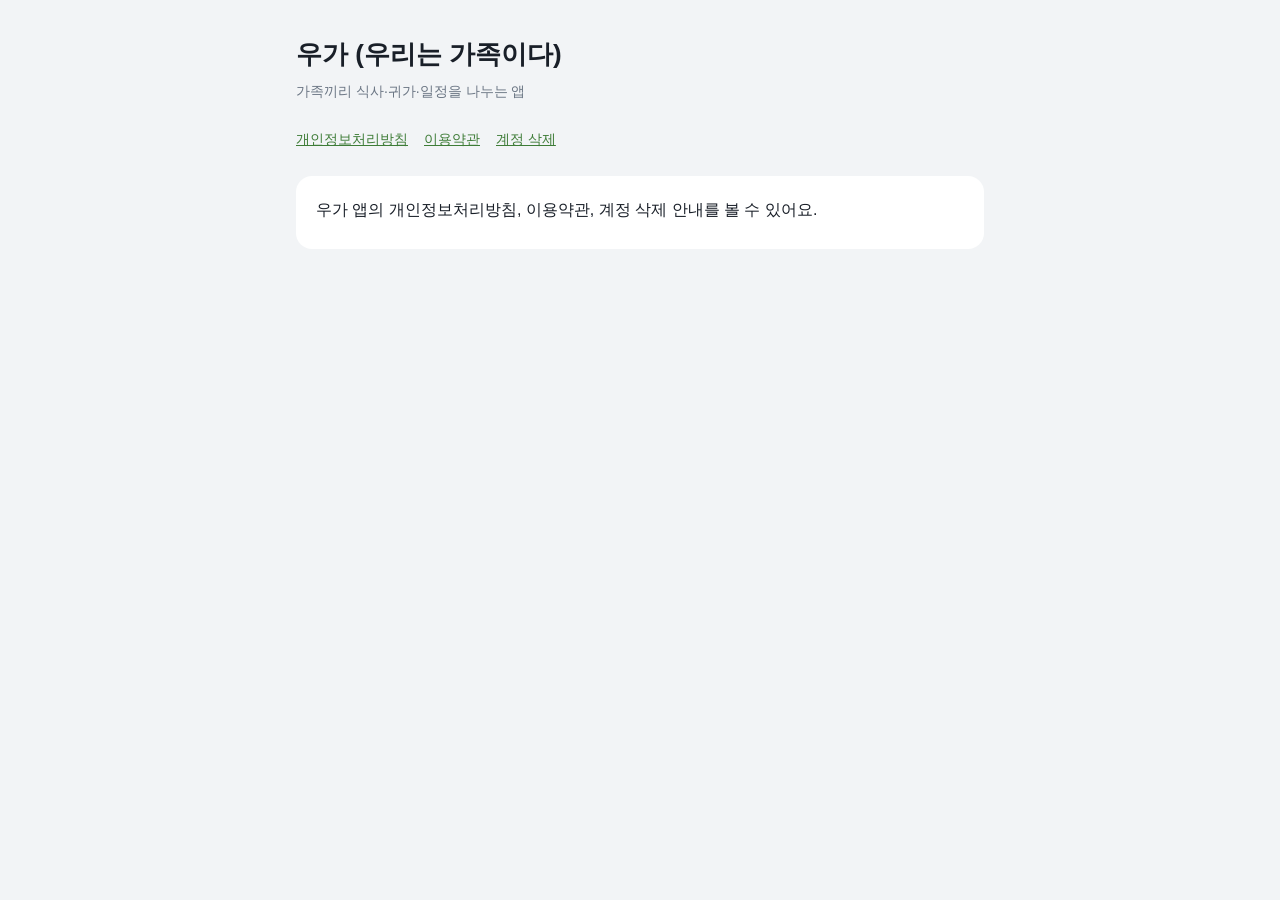
<file: index.html>
<!doctype html>
<html lang="ko">
<head><meta charset="utf-8"><meta name="viewport" content="width=device-width, initial-scale=1"><title>우가 (우리는 가족이다)</title><link rel="stylesheet" href="style.css"></head>
<body><main>
<h1>우가 (우리는 가족이다)</h1>
<p class="date">가족끼리 식사·귀가·일정을 나누는 앱</p>
<nav><a href="privacy.html">개인정보처리방침</a><a href="terms.html">이용약관</a><a href="delete-account.html">계정 삭제</a></nav>
<section><p>우가 앱의 개인정보처리방침, 이용약관, 계정 삭제 안내를 볼 수 있어요.</p></section>
</main></body></html>
</file>
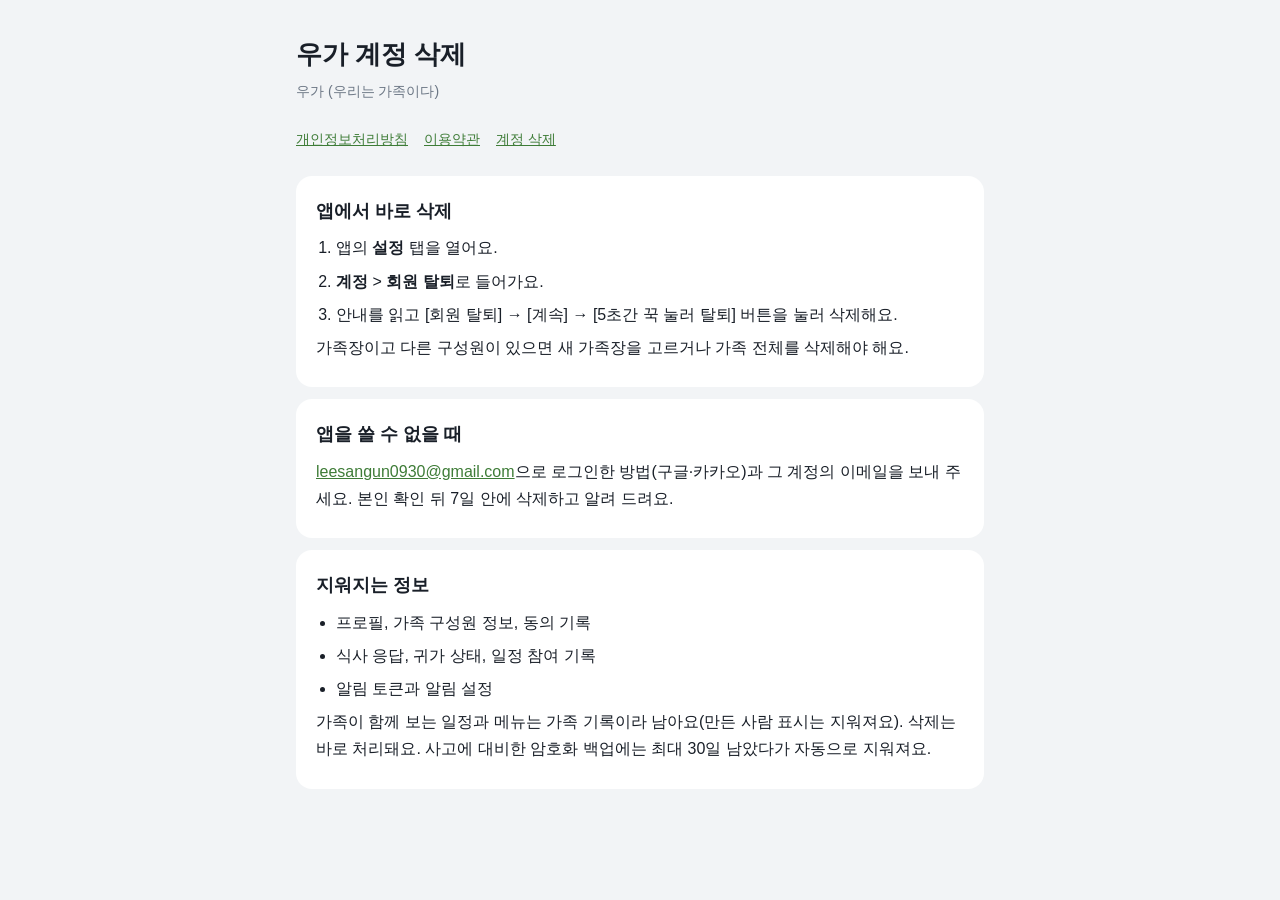
<file: delete-account.html>
<!doctype html>
<html lang="ko">
<head><meta charset="utf-8"><meta name="viewport" content="width=device-width, initial-scale=1"><title>계정 삭제 · 우가</title><link rel="stylesheet" href="style.css"></head>
<body><main>
<!-- Google Play 요건: 웹에서 계정 삭제를 요청할 수 있는 주소 (SPEC 15.1). 문의 메일은 자리표시 -->
<h1>우가 계정 삭제</h1>
<p class="date">우가 (우리는 가족이다)</p>
<nav><a href="privacy.html">개인정보처리방침</a><a href="terms.html">이용약관</a><a href="delete-account.html">계정 삭제</a></nav>
<section><h2>앱에서 바로 삭제</h2>
<ol style="padding-left:20px;margin:0"><li>앱의 <b>설정</b> 탭을 열어요.</li><li><b>계정</b> &gt; <b>회원 탈퇴</b>로 들어가요.</li><li>안내를 읽고 [회원 탈퇴] → [계속] → [5초간 꾹 눌러 탈퇴] 버튼을 눌러 삭제해요.</li></ol>
<p>가족장이고 다른 구성원이 있으면 새 가족장을 고르거나 가족 전체를 삭제해야 해요.</p></section>
<section><h2>앱을 쓸 수 없을 때</h2><p><a href="mailto:leesangun0930@gmail.com?subject=%EC%9A%B0%EA%B0%80%20%EA%B3%84%EC%A0%95%20%EC%82%AD%EC%A0%9C%20%EC%9A%94%EC%B2%AD">leesangun0930@gmail.com</a>으로 로그인한 방법(구글·카카오)과 그 계정의 이메일을 보내 주세요. 본인 확인 뒤 7일 안에 삭제하고 알려 드려요.</p></section>
<section><h2>지워지는 정보</h2><ul><li>프로필, 가족 구성원 정보, 동의 기록</li><li>식사 응답, 귀가 상태, 일정 참여 기록</li><li>알림 토큰과 알림 설정</li></ul>
<p>가족이 함께 보는 일정과 메뉴는 가족 기록이라 남아요(만든 사람 표시는 지워져요). 삭제는 바로 처리돼요. 사고에 대비한 암호화 백업에는 최대 30일 남았다가 자동으로 지워져요.</p></section>
</main></body></html>
</file>
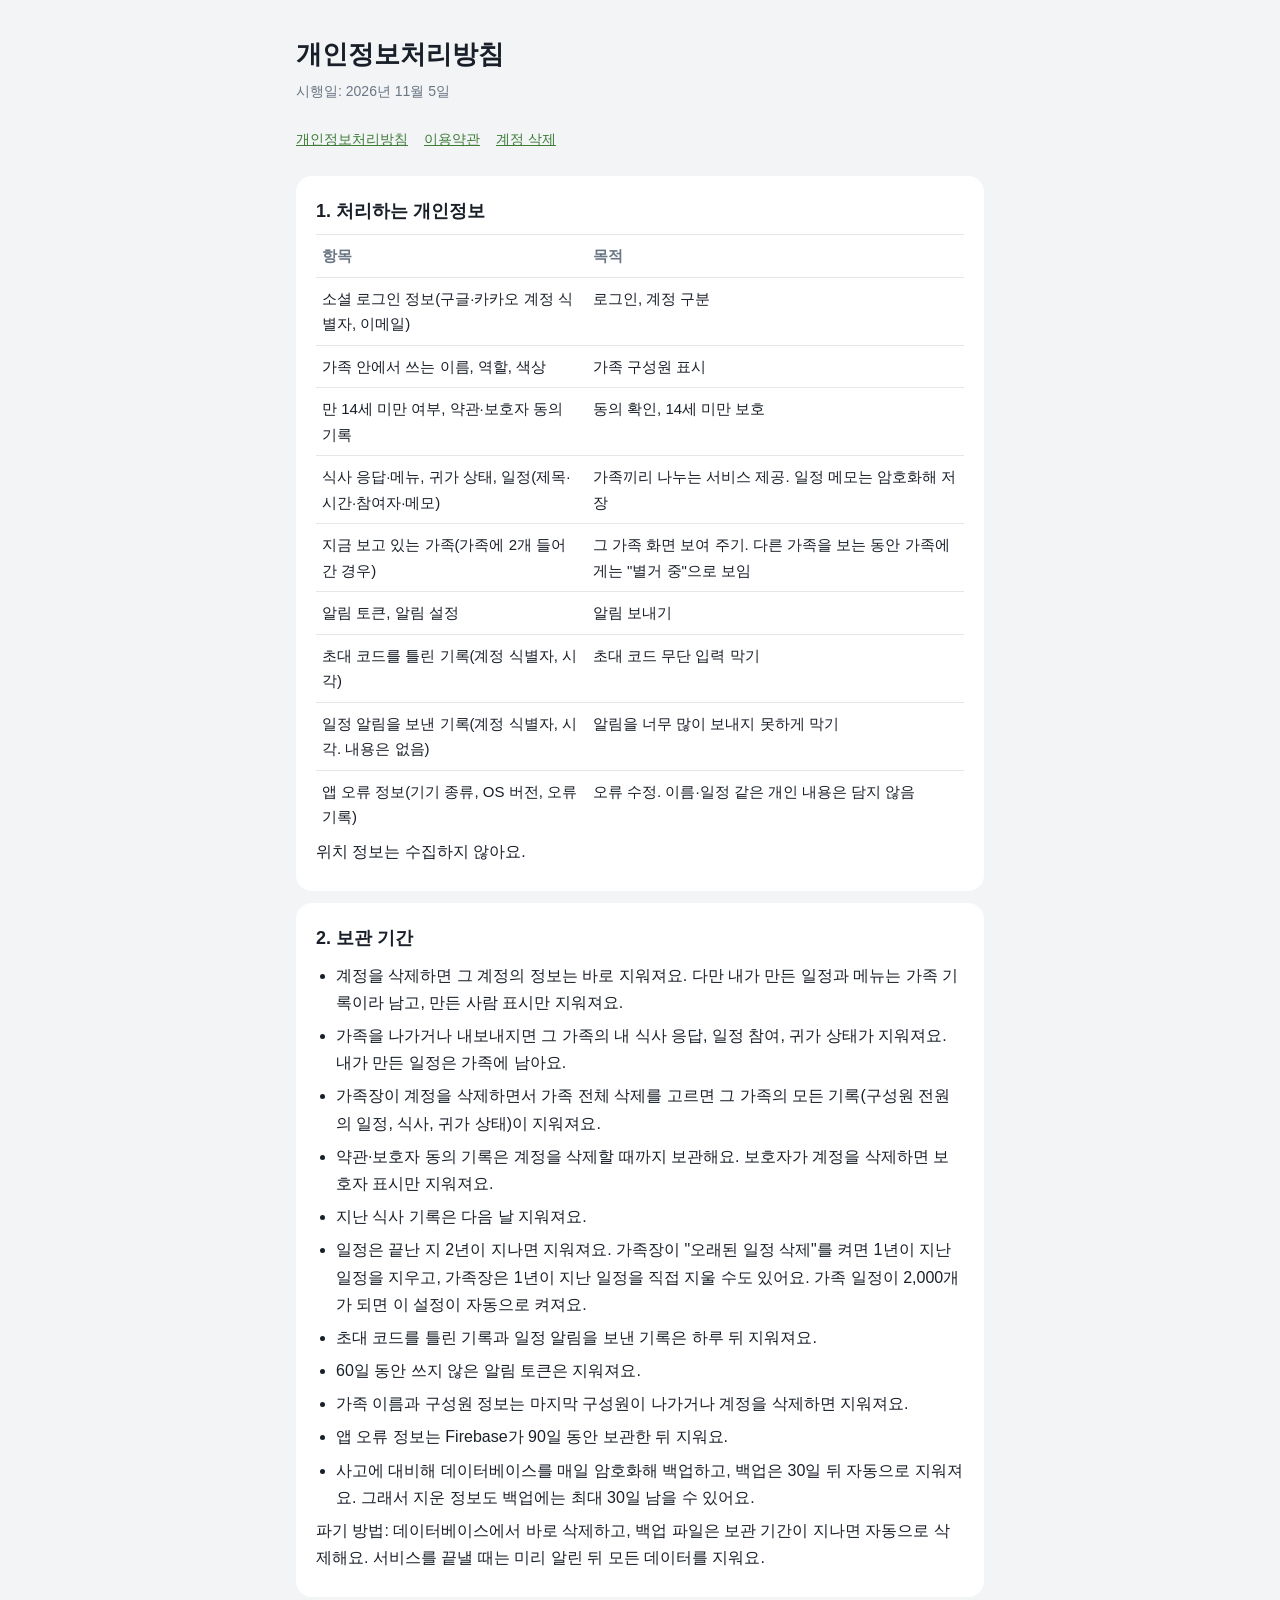
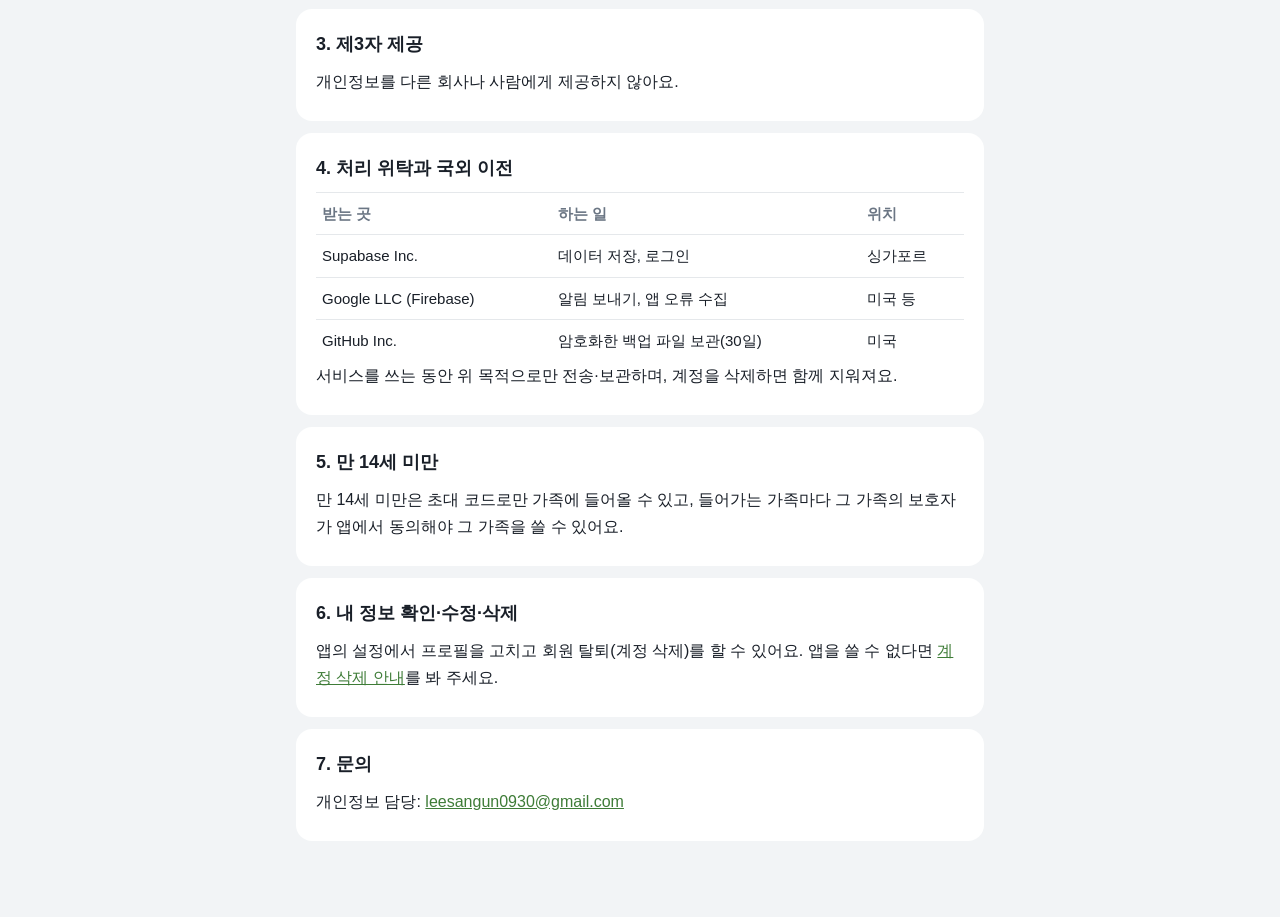
<file: privacy.html>
<!doctype html>
<html lang="ko">
<head><meta charset="utf-8"><meta name="viewport" content="width=device-width, initial-scale=1"><title>개인정보처리방침 · 우가</title><link rel="stylesheet" href="style.css"></head>
<body><main>
<!-- 초안: 출시 전 전문가 검토 필요 (SPEC 15.3). 문의 메일은 자리표시 -->
<h1>개인정보처리방침</h1>
<p class="date">시행일: 2026년 11월 5일</p>
<nav><a href="privacy.html">개인정보처리방침</a><a href="terms.html">이용약관</a><a href="delete-account.html">계정 삭제</a></nav>
<section><h2>1. 처리하는 개인정보</h2>
<table>
<tr><th>항목</th><th>목적</th></tr>
<tr><td>소셜 로그인 정보(구글·카카오 계정 식별자, 이메일)</td><td>로그인, 계정 구분</td></tr>
<tr><td>가족 안에서 쓰는 이름, 역할, 색상</td><td>가족 구성원 표시</td></tr>
<tr><td>만 14세 미만 여부, 약관·보호자 동의 기록</td><td>동의 확인, 14세 미만 보호</td></tr>
<tr><td>식사 응답·메뉴, 귀가 상태, 일정(제목·시간·참여자·메모)</td><td>가족끼리 나누는 서비스 제공. 일정 메모는 암호화해 저장</td></tr>
<tr><td>지금 보고 있는 가족(가족에 2개 들어간 경우)</td><td>그 가족 화면 보여 주기. 다른 가족을 보는 동안 가족에게는 "별거 중"으로 보임</td></tr>
<tr><td>알림 토큰, 알림 설정</td><td>알림 보내기</td></tr>
<tr><td>초대 코드를 틀린 기록(계정 식별자, 시각)</td><td>초대 코드 무단 입력 막기</td></tr>
<tr><td>일정 알림을 보낸 기록(계정 식별자, 시각. 내용은 없음)</td><td>알림을 너무 많이 보내지 못하게 막기</td></tr>
<tr><td>앱 오류 정보(기기 종류, OS 버전, 오류 기록)</td><td>오류 수정. 이름·일정 같은 개인 내용은 담지 않음</td></tr>
</table>
<p>위치 정보는 수집하지 않아요.</p>
</section>
<section><h2>2. 보관 기간</h2>
<ul>
<li>계정을 삭제하면 그 계정의 정보는 바로 지워져요. 다만 내가 만든 일정과 메뉴는 가족 기록이라 남고, 만든 사람 표시만 지워져요.</li>
<li>가족을 나가거나 내보내지면 그 가족의 내 식사 응답, 일정 참여, 귀가 상태가 지워져요. 내가 만든 일정은 가족에 남아요.</li>
<li>가족장이 계정을 삭제하면서 가족 전체 삭제를 고르면 그 가족의 모든 기록(구성원 전원의 일정, 식사, 귀가 상태)이 지워져요.</li>
<li>약관·보호자 동의 기록은 계정을 삭제할 때까지 보관해요. 보호자가 계정을 삭제하면 보호자 표시만 지워져요.</li>
<li>지난 식사 기록은 다음 날 지워져요.</li>
<li>일정은 끝난 지 2년이 지나면 지워져요. 가족장이 "오래된 일정 삭제"를 켜면 1년이 지난 일정을 지우고, 가족장은 1년이 지난 일정을 직접 지울 수도 있어요. 가족 일정이 2,000개가 되면 이 설정이 자동으로 켜져요.</li>
<li>초대 코드를 틀린 기록과 일정 알림을 보낸 기록은 하루 뒤 지워져요.</li>
<li>60일 동안 쓰지 않은 알림 토큰은 지워져요.</li>
<li>가족 이름과 구성원 정보는 마지막 구성원이 나가거나 계정을 삭제하면 지워져요.</li>
<li>앱 오류 정보는 Firebase가 90일 동안 보관한 뒤 지워요.</li>
<li>사고에 대비해 데이터베이스를 매일 암호화해 백업하고, 백업은 30일 뒤 자동으로 지워져요. 그래서 지운 정보도 백업에는 최대 30일 남을 수 있어요.</li>
</ul>
<p>파기 방법: 데이터베이스에서 바로 삭제하고, 백업 파일은 보관 기간이 지나면 자동으로 삭제해요. 서비스를 끝낼 때는 미리 알린 뒤 모든 데이터를 지워요.</p></section>
<section><h2>3. 제3자 제공</h2><p>개인정보를 다른 회사나 사람에게 제공하지 않아요.</p></section>
<section><h2>4. 처리 위탁과 국외 이전</h2>
<table>
<tr><th>받는 곳</th><th>하는 일</th><th>위치</th></tr>
<tr><td>Supabase Inc.</td><td>데이터 저장, 로그인</td><td>싱가포르</td></tr>
<tr><td>Google LLC (Firebase)</td><td>알림 보내기, 앱 오류 수집</td><td>미국 등</td></tr>
<tr><td>GitHub Inc.</td><td>암호화한 백업 파일 보관(30일)</td><td>미국</td></tr>
</table>
<p>서비스를 쓰는 동안 위 목적으로만 전송·보관하며, 계정을 삭제하면 함께 지워져요.</p></section>
<section><h2>5. 만 14세 미만</h2><p>만 14세 미만은 초대 코드로만 가족에 들어올 수 있고, 들어가는 가족마다 그 가족의 보호자가 앱에서 동의해야 그 가족을 쓸 수 있어요.</p></section>
<section><h2>6. 내 정보 확인·수정·삭제</h2><p>앱의 설정에서 프로필을 고치고 회원 탈퇴(계정 삭제)를 할 수 있어요. 앱을 쓸 수 없다면 <a href="delete-account.html">계정 삭제 안내</a>를 봐 주세요.</p></section>
<section><h2>7. 문의</h2><p>개인정보 담당: <a href="mailto:leesangun0930@gmail.com">leesangun0930@gmail.com</a></p></section>
</main></body></html>
</file>
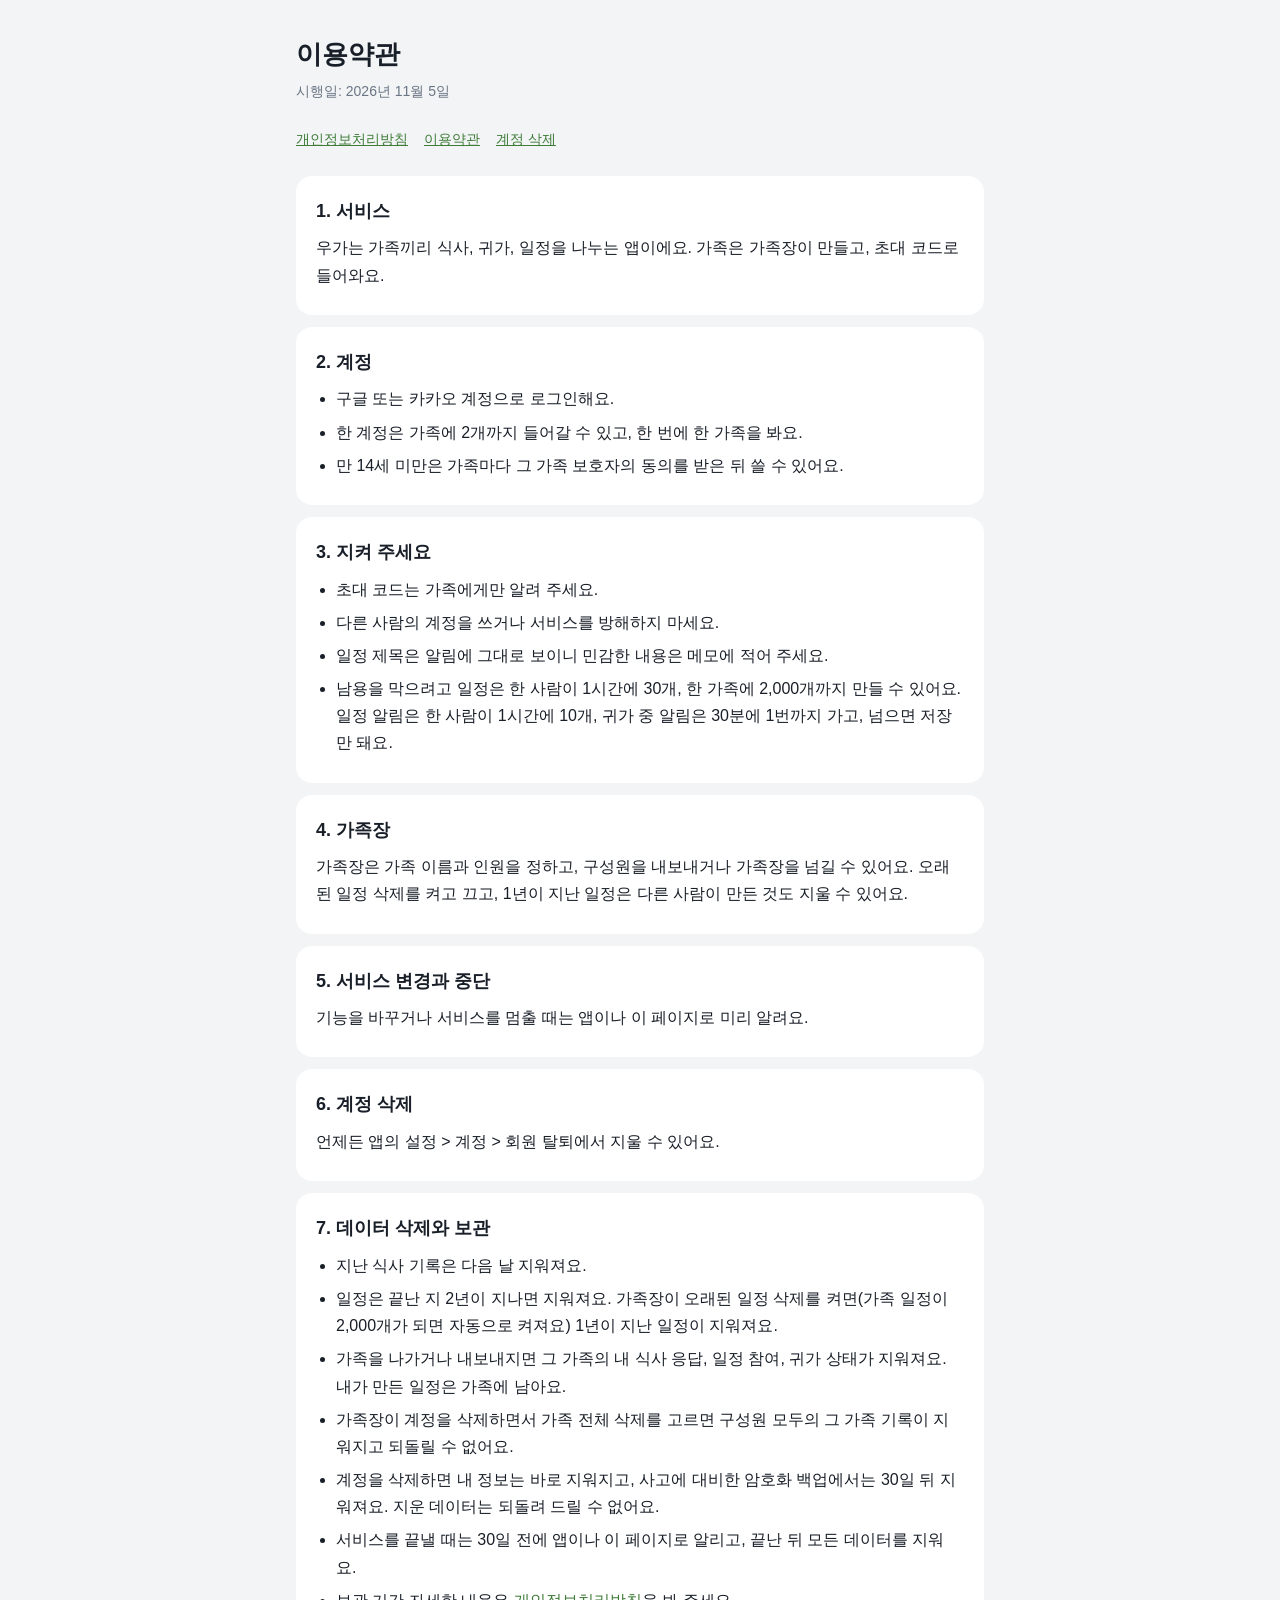
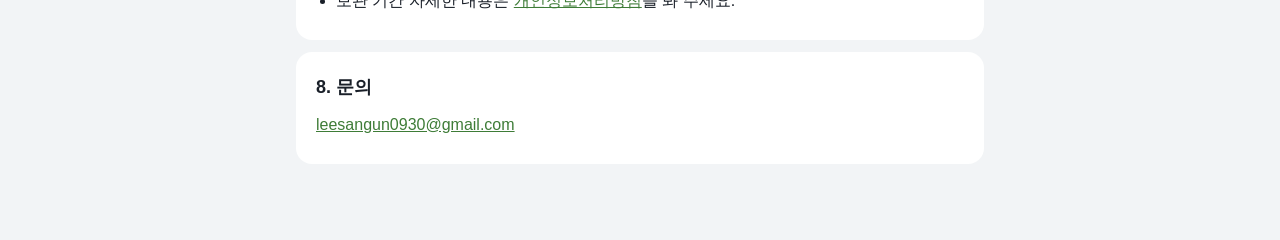
<file: terms.html>
<!doctype html>
<html lang="ko">
<head><meta charset="utf-8"><meta name="viewport" content="width=device-width, initial-scale=1"><title>이용약관 · 우가</title><link rel="stylesheet" href="style.css"></head>
<body><main>
<!-- 초안: 출시 전 전문가 검토 필요 (SPEC 15.3). 문의 메일은 자리표시 -->
<h1>이용약관</h1>
<p class="date">시행일: 2026년 11월 5일</p>
<nav><a href="privacy.html">개인정보처리방침</a><a href="terms.html">이용약관</a><a href="delete-account.html">계정 삭제</a></nav>
<section><h2>1. 서비스</h2><p>우가는 가족끼리 식사, 귀가, 일정을 나누는 앱이에요. 가족은 가족장이 만들고, 초대 코드로 들어와요.</p></section>
<section><h2>2. 계정</h2><ul><li>구글 또는 카카오 계정으로 로그인해요.</li><li>한 계정은 가족에 2개까지 들어갈 수 있고, 한 번에 한 가족을 봐요.</li><li>만 14세 미만은 가족마다 그 가족 보호자의 동의를 받은 뒤 쓸 수 있어요.</li></ul></section>
<section><h2>3. 지켜 주세요</h2><ul><li>초대 코드는 가족에게만 알려 주세요.</li><li>다른 사람의 계정을 쓰거나 서비스를 방해하지 마세요.</li><li>일정 제목은 알림에 그대로 보이니 민감한 내용은 메모에 적어 주세요.</li><li>남용을 막으려고 일정은 한 사람이 1시간에 30개, 한 가족에 2,000개까지 만들 수 있어요. 일정 알림은 한 사람이 1시간에 10개, 귀가 중 알림은 30분에 1번까지 가고, 넘으면 저장만 돼요.</li></ul></section>
<section><h2>4. 가족장</h2><p>가족장은 가족 이름과 인원을 정하고, 구성원을 내보내거나 가족장을 넘길 수 있어요. 오래된 일정 삭제를 켜고 끄고, 1년이 지난 일정은 다른 사람이 만든 것도 지울 수 있어요.</p></section>
<section><h2>5. 서비스 변경과 중단</h2><p>기능을 바꾸거나 서비스를 멈출 때는 앱이나 이 페이지로 미리 알려요.</p></section>
<section><h2>6. 계정 삭제</h2><p>언제든 앱의 설정 &gt; 계정 &gt; 회원 탈퇴에서 지울 수 있어요.</p></section>
<section><h2>7. 데이터 삭제와 보관</h2><ul><li>지난 식사 기록은 다음 날 지워져요.</li><li>일정은 끝난 지 2년이 지나면 지워져요. 가족장이 오래된 일정 삭제를 켜면(가족 일정이 2,000개가 되면 자동으로 켜져요) 1년이 지난 일정이 지워져요.</li><li>가족을 나가거나 내보내지면 그 가족의 내 식사 응답, 일정 참여, 귀가 상태가 지워져요. 내가 만든 일정은 가족에 남아요.</li><li>가족장이 계정을 삭제하면서 가족 전체 삭제를 고르면 구성원 모두의 그 가족 기록이 지워지고 되돌릴 수 없어요.</li><li>계정을 삭제하면 내 정보는 바로 지워지고, 사고에 대비한 암호화 백업에서는 30일 뒤 지워져요. 지운 데이터는 되돌려 드릴 수 없어요.</li><li>서비스를 끝낼 때는 30일 전에 앱이나 이 페이지로 알리고, 끝난 뒤 모든 데이터를 지워요.</li><li>보관 기간 자세한 내용은 <a href="privacy.html">개인정보처리방침</a>을 봐 주세요.</li></ul></section>
<section><h2>8. 문의</h2><p><a href="mailto:leesangun0930@gmail.com">leesangun0930@gmail.com</a></p></section>
</main></body></html>
</file>
<file: style.css>
/* 우가 문서 페이지 공통 스타일 (앱 디자인 토큰: ground #F2F4F6, text #191F28, subText #6B7684, primary #3E7C37) */
:root { --ground: #F2F4F6; --surface: #FFFFFF; --text: #191F28; --sub: #6B7684; --primary: #3E7C37; --line: #E5E8EB; }
@media (prefers-color-scheme: dark) {
  :root { --ground: #17171C; --surface: #202027; --text: #ECECEF; --sub: #A0A4AE; --primary: #8FCB7E; --line: #2E2E36; }
}
* { box-sizing: border-box; }
body { margin: 0; background: var(--ground); color: var(--text); font: 16px/1.7 -apple-system, BlinkMacSystemFont, "Apple SD Gothic Neo", "Noto Sans KR", sans-serif; }
main { max-width: 720px; margin: 0 auto; padding: 32px 16px 64px; }
h1 { font-size: 26px; margin: 0 0 4px; }
.date { color: var(--sub); font-size: 14px; margin: 0 0 24px; }
section { background: var(--surface); border-radius: 16px; padding: 20px; margin: 0 0 12px; }
h2 { font-size: 18px; margin: 0 0 8px; }
p, li { margin: 0 0 6px; }
ul { padding-left: 20px; margin: 0; }
table { width: 100%; border-collapse: collapse; font-size: 15px; }
th, td { text-align: left; padding: 8px 6px; border-top: 1px solid var(--line); vertical-align: top; }
th { color: var(--sub); font-weight: 600; }
a { color: var(--primary); }
nav { display: flex; gap: 16px; margin: 0 0 24px; font-size: 14px; }
</file>
